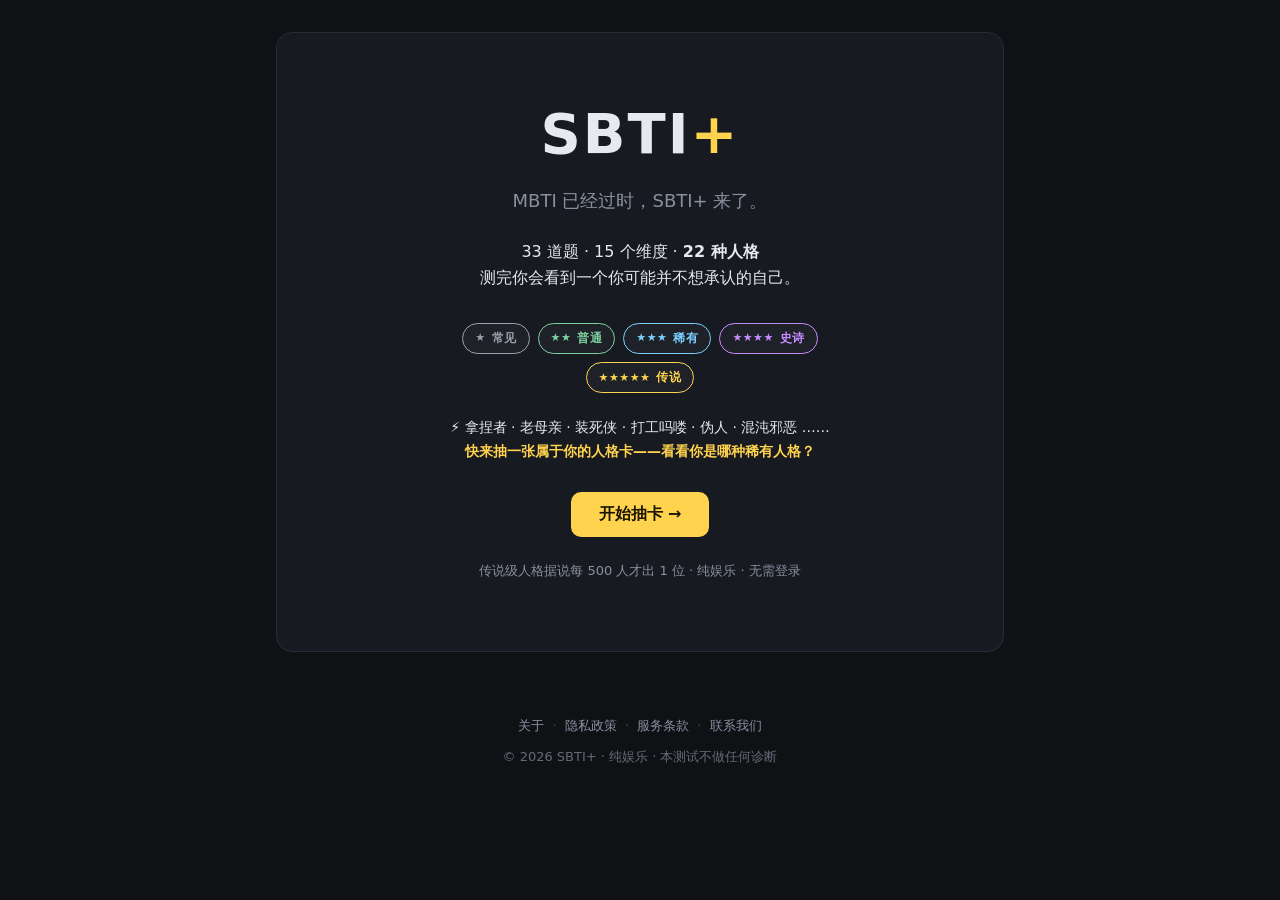
<file: index.html>
<!doctype html>
<html lang="zh-CN">
<head>
  <meta charset="utf-8" />
  <meta name="viewport" content="width=device-width, initial-scale=1" />
  <title>SBTI+ 人格测试</title>
  <meta name="description" content="SBTI+ 人格测试 —— 33 题 · 15 维度 · 22 种人格，五级稀有度，娱乐向。" />
  <link rel="stylesheet" href="./style.css?v=4" />

  <!-- Google AdSense -->
  <script async src="https://pagead2.googlesyndication.com/pagead/js/adsbygoogle.js?client=ca-pub-3157688021282766"
          crossorigin="anonymous"></script>
  <meta name="google-adsense-account" content="ca-pub-3157688021282766" />
</head>
<body>
  <main id="app">

    <!-- 1. 首页 -->
    <section id="screen-intro" class="screen active">
      <div class="card hero">
        <h1 class="title">SBTI<span class="plus">+</span></h1>
        <p class="subtitle">MBTI 已经过时，SBTI+ 来了。</p>
        <p class="desc">33 道题 · 15 个维度 · <strong>22 种人格</strong><br/>测完你会看到一个你可能并不想承认的自己。</p>

        <ul class="rarity-tease">
          <li class="rarity-common"><span class="stars">★</span><span>常见</span></li>
          <li class="rarity-uncommon"><span class="stars">★★</span><span>普通</span></li>
          <li class="rarity-rare"><span class="stars">★★★</span><span>稀有</span></li>
          <li class="rarity-epic"><span class="stars">★★★★</span><span>史诗</span></li>
          <li class="rarity-legend"><span class="stars">★★★★★</span><span>传说</span></li>
        </ul>

        <p class="tease">⚡ 拿捏者 · 老母亲 · 装死侠 · 打工吗喽 · 伪人 · 混沌邪恶 ……<br/>
          <strong>快来抽一张属于你的人格卡——看看你是哪种稀有人格？</strong></p>

        <button class="btn btn-primary" id="startBtn">开始抽卡 →</button>
        <p class="foot">传说级人格据说每 500 人才出 1 位 · 纯娱乐 · 无需登录</p>
      </div>
    </section>

    <!-- 2. 答题 —— 卡片式逐题切换 -->
    <section id="screen-quiz" class="screen">
      <div class="card quiz-card">
        <header class="quiz-head">
          <span id="progressText">1 / 31</span>
          <div class="progress-bar"><div id="progressFill"></div></div>
        </header>

        <div id="questionCard" class="question-card">
          <p class="q-text"><span class="q-idx" id="qIdx">1.</span><span id="qText"></span></p>
          <div class="opts" id="qOpts"></div>
        </div>

        <footer class="quiz-foot">
          <button class="btn btn-secondary" id="prevBtn">← 上一题</button>
          <button class="btn btn-secondary" id="backBtn">返回首页</button>
          <button class="btn btn-primary" id="submitBtn" style="display:none">提交并查看结果</button>
        </footer>
        <p class="hint" id="hint">选完会自动跳到下一题</p>
      </div>
    </section>

    <!-- 3. 结果 -->
    <section id="screen-result" class="screen">
      <div class="card result">
        <p class="kicker">你的主人格</p>
        <div id="resAvatar" class="res-avatar"></div>
        <h2 id="resName" class="res-name"></h2>
        <p id="resCode" class="res-code"></p>
        <div id="resRarity" class="rarity-badge"></div>
        <p id="resMatch" class="res-match"></p>
        <blockquote id="resTagline" class="tagline"></blockquote>
        <p id="resDesc" class="res-desc"></p>

        <h3>社交兼容性</h3>
        <ul id="tagList" class="tag-list"></ul>

        <!-- Ad slot: 描述之后 / 维度之前 · 黄金位置（审核通过后取消注释） -->
        <!--
        <div class="ad-slot">
          <ins class="adsbygoogle"
               style="display:block"
               data-ad-client="ca-pub-3157688021282766"
               data-ad-slot="AUTO"
               data-ad-format="auto"
               data-full-width-responsive="true"></ins>
        </div>
        -->

        <h3>十五维度评分</h3>
        <ul id="dimList" class="dim-list"></ul>

        <h3>其他匹配度 Top 3</h3>
        <ul id="altList" class="alt-list"></ul>

        <!-- Ad slot: 备选人格之后 · 友情提示之前（审核通过后取消注释） -->
        <!--
        <div class="ad-slot">
          <ins class="adsbygoogle"
               style="display:block"
               data-ad-client="ca-pub-3157688021282766"
               data-ad-slot="AUTO"
               data-ad-format="auto"
               data-full-width-responsive="true"></ins>
        </div>
        -->

        <div class="friendly">
          <h4>友情提示</h4>
          <p>本测试纯属娱乐，别拿它当诊断、面试、相亲、分手或人生判决书。你可以笑，但别太当真。</p>
        </div>

        <footer class="result-foot">
          <button class="btn btn-share" id="shareBtn">📤 分享结果</button>
          <button class="btn btn-secondary" id="restartBtn">重新测试</button>
          <button class="btn btn-primary" id="homeBtn">回到首页</button>
        </footer>

        <!-- 分享图预览浮层 -->
        <div id="shareOverlay" class="share-overlay" style="display:none">
          <div class="share-modal">
            <canvas id="shareCanvas"></canvas>
            <div class="share-actions">
              <button class="btn btn-primary" id="shareSaveBtn">保存图片</button>
              <button class="btn btn-secondary" id="shareCloseBtn">关闭</button>
            </div>
            <p class="share-hint">长按图片或点击"保存图片"即可分享到社交平台</p>
          </div>
        </div>
      </div>
    </section>

  </main>

  <footer class="site-footer">
    <nav>
      <a href="./about.html">关于</a>
      <span>·</span>
      <a href="./privacy.html">隐私政策</a>
      <span>·</span>
      <a href="./terms.html">服务条款</a>
      <span>·</span>
      <a href="./contact.html">联系我们</a>
    </nav>
    <p>© 2026 SBTI+ · 纯娱乐 · 本测试不做任何诊断</p>
  </footer>

  <script src="./data.js?v=4"></script>
  <script src="./avatars.js?v=4"></script>
  <script src="./app.js?v=4"></script>

  <!-- Cloudflare Web Analytics —— 把下面的 YOUR_TOKEN_HERE 替换成你在 CF 后台拿到的 token -->
  <script defer src="https://static.cloudflareinsights.com/beacon.min.js"
          data-cf-beacon='{"token": "8ededf2203d848b292072b26a728d24f"}'></script>
  <!-- End Cloudflare Web Analytics -->
</body>
</html>
</file>
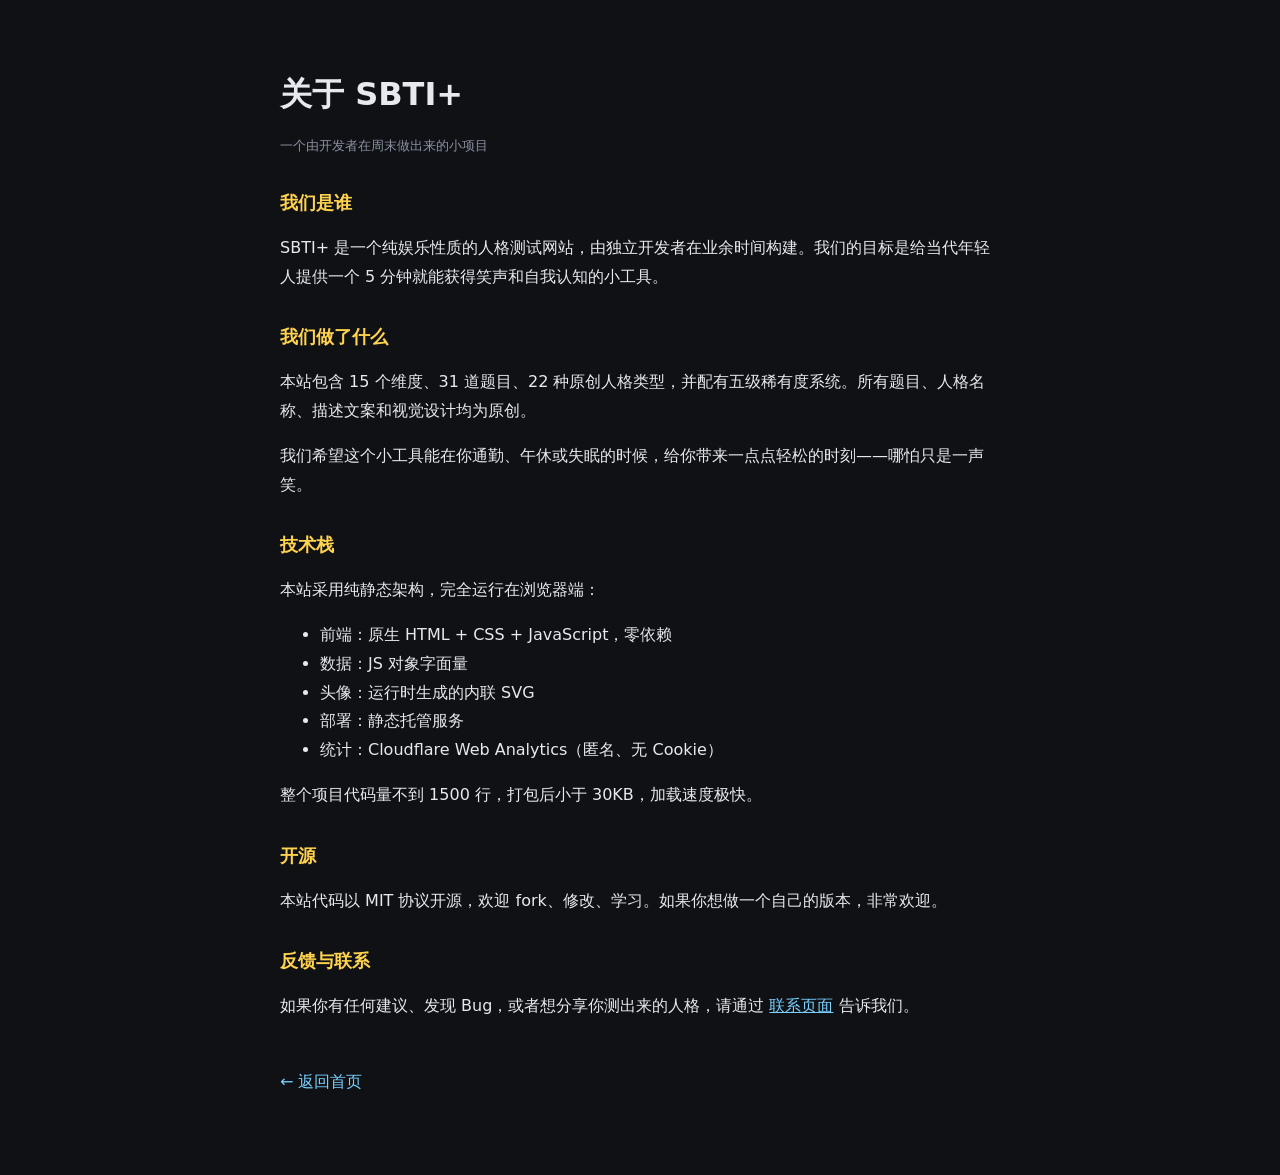
<file: about.html>
<!doctype html>
<html lang="zh-CN">
<head>
  <meta charset="utf-8" />
  <meta name="viewport" content="width=device-width, initial-scale=1" />
  <title>关于我们 · SBTI+</title>
  <link rel="stylesheet" href="./style.css" />
  <style>
    .legal { max-width: 760px; margin: 0 auto; padding: 48px 20px 80px; color: var(--text); }
    .legal h1 { font-size: 32px; margin-bottom: 8px; }
    .legal .updated { color: var(--muted); font-size: 13px; margin-bottom: 32px; }
    .legal h2 { font-size: 18px; margin-top: 32px; color: var(--primary); }
    .legal p, .legal li { line-height: 1.8; }
    .legal a { color: var(--accent); }
    .legal .back { display: inline-block; margin-top: 32px; color: var(--accent); text-decoration: none; }
  </style>
</head>
<body>
  <main class="legal">
    <h1>关于 SBTI+</h1>
    <p class="updated">一个由开发者在周末做出来的小项目</p>

    <h2>我们是谁</h2>
    <p>SBTI+ 是一个纯娱乐性质的人格测试网站，由独立开发者在业余时间构建。我们的目标是给当代年轻人提供一个 5 分钟就能获得笑声和自我认知的小工具。</p>

    <h2>我们做了什么</h2>
    <p>本站包含 15 个维度、31 道题目、22 种原创人格类型，并配有五级稀有度系统。所有题目、人格名称、描述文案和视觉设计均为原创。</p>
    <p>我们希望这个小工具能在你通勤、午休或失眠的时候，给你带来一点点轻松的时刻——哪怕只是一声笑。</p>

    <h2>技术栈</h2>
    <p>本站采用纯静态架构，完全运行在浏览器端：</p>
    <ul>
      <li>前端：原生 HTML + CSS + JavaScript，零依赖</li>
      <li>数据：JS 对象字面量</li>
      <li>头像：运行时生成的内联 SVG</li>
      <li>部署：静态托管服务</li>
      <li>统计：Cloudflare Web Analytics（匿名、无 Cookie）</li>
    </ul>
    <p>整个项目代码量不到 1500 行，打包后小于 30KB，加载速度极快。</p>

    <h2>开源</h2>
    <p>本站代码以 MIT 协议开源，欢迎 fork、修改、学习。如果你想做一个自己的版本，非常欢迎。</p>

    <h2>反馈与联系</h2>
    <p>如果你有任何建议、发现 Bug，或者想分享你测出来的人格，请通过 <a href="./contact.html">联系页面</a> 告诉我们。</p>

    <a href="./index.html" class="back">← 返回首页</a>
  </main>
</body>
</html>
</file>
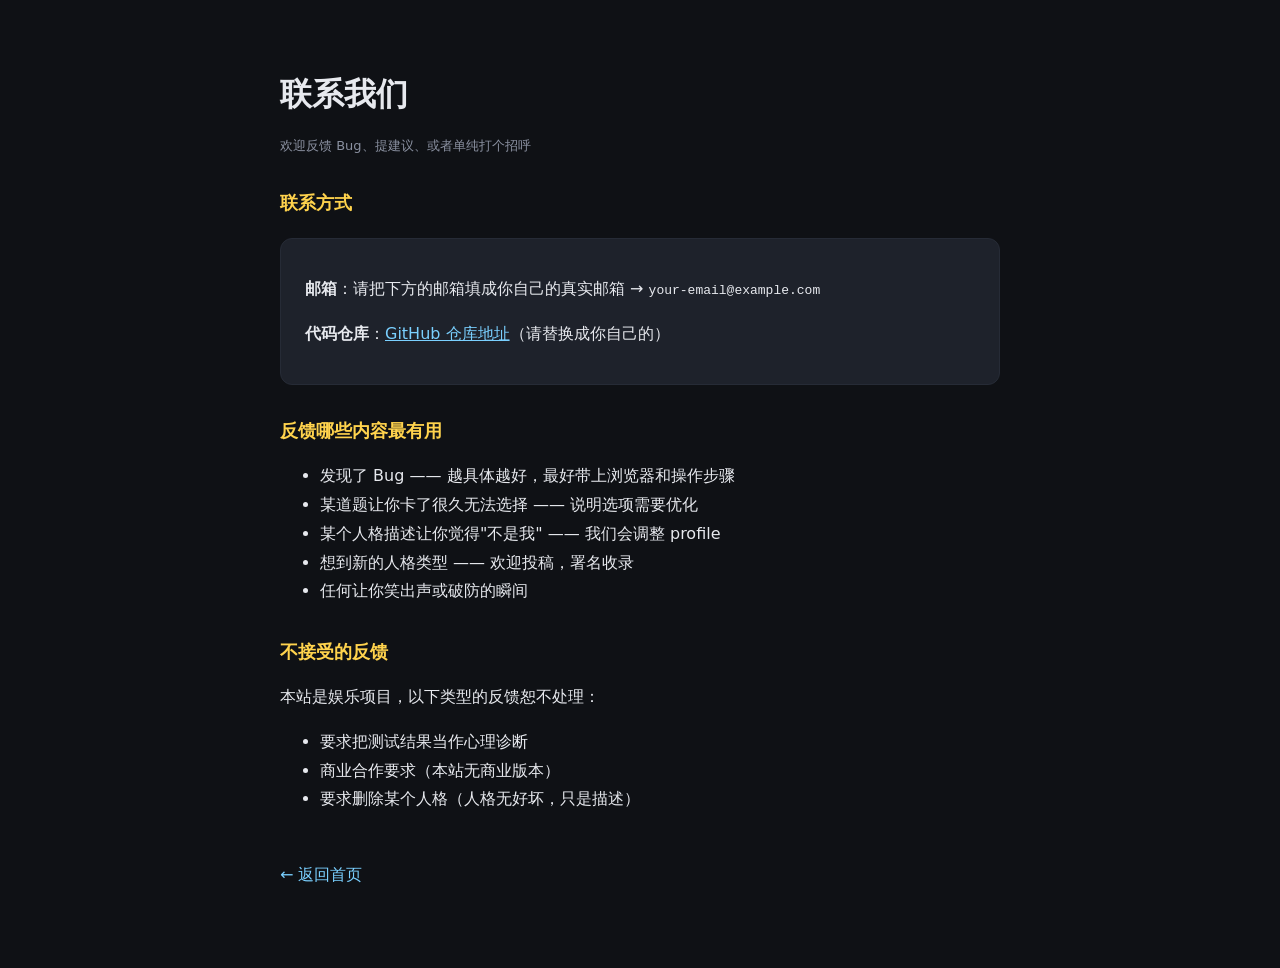
<file: contact.html>
<!doctype html>
<html lang="zh-CN">
<head>
  <meta charset="utf-8" />
  <meta name="viewport" content="width=device-width, initial-scale=1" />
  <title>联系我们 · SBTI+</title>
  <link rel="stylesheet" href="./style.css" />
  <style>
    .legal { max-width: 760px; margin: 0 auto; padding: 48px 20px 80px; color: var(--text); }
    .legal h1 { font-size: 32px; margin-bottom: 8px; }
    .legal .updated { color: var(--muted); font-size: 13px; margin-bottom: 32px; }
    .legal h2 { font-size: 18px; margin-top: 32px; color: var(--primary); }
    .legal p, .legal li { line-height: 1.8; }
    .legal a { color: var(--accent); }
    .legal .back { display: inline-block; margin-top: 32px; color: var(--accent); text-decoration: none; }
    .contact-box { background: var(--card-2); border: 1px solid var(--border); border-radius: 12px; padding: 20px 24px; margin-top: 20px; }
  </style>
</head>
<body>
  <main class="legal">
    <h1>联系我们</h1>
    <p class="updated">欢迎反馈 Bug、提建议、或者单纯打个招呼</p>

    <h2>联系方式</h2>
    <div class="contact-box">
      <p><strong>邮箱</strong>：请把下方的邮箱填成你自己的真实邮箱 → <code>your-email@example.com</code></p>
      <p><strong>代码仓库</strong>：<a href="#" target="_blank" rel="noopener">GitHub 仓库地址</a>（请替换成你自己的）</p>
    </div>

    <h2>反馈哪些内容最有用</h2>
    <ul>
      <li>发现了 Bug —— 越具体越好，最好带上浏览器和操作步骤</li>
      <li>某道题让你卡了很久无法选择 —— 说明选项需要优化</li>
      <li>某个人格描述让你觉得"不是我" —— 我们会调整 profile</li>
      <li>想到新的人格类型 —— 欢迎投稿，署名收录</li>
      <li>任何让你笑出声或破防的瞬间</li>
    </ul>

    <h2>不接受的反馈</h2>
    <p>本站是娱乐项目，以下类型的反馈恕不处理：</p>
    <ul>
      <li>要求把测试结果当作心理诊断</li>
      <li>商业合作要求（本站无商业版本）</li>
      <li>要求删除某个人格（人格无好坏，只是描述）</li>
    </ul>

    <a href="./index.html" class="back">← 返回首页</a>
  </main>
</body>
</html>
</file>
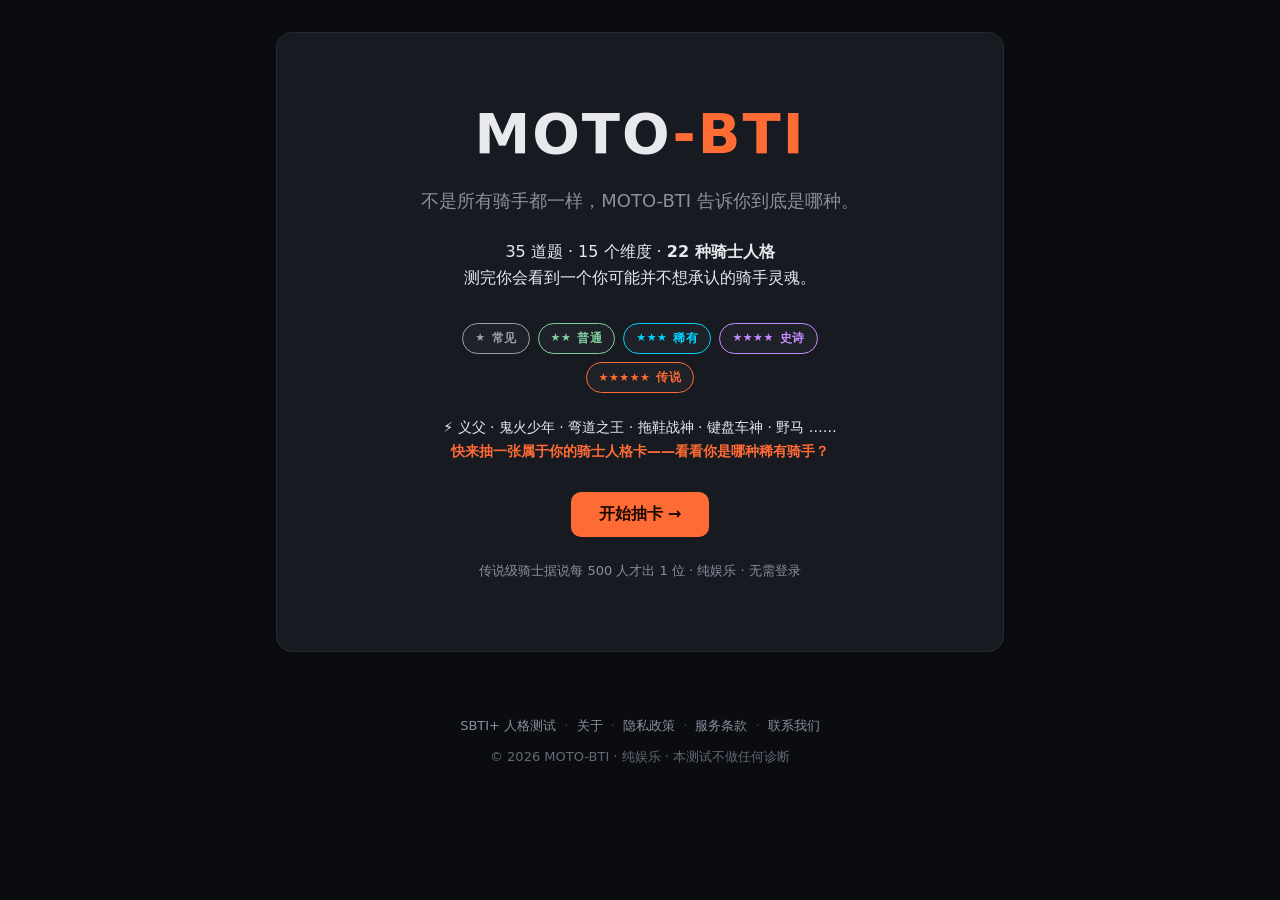
<file: moto.html>
<!doctype html>
<html lang="zh-CN">
<head>
  <meta charset="utf-8" />
  <meta name="viewport" content="width=device-width, initial-scale=1" />
  <title>MOTO-BTI 骑士人格测试</title>
  <meta name="description" content="MOTO-BTI 骑士人格测试 —— 35 题 · 15 维度 · 22 种骑士人格，五级稀有度，娱乐向。" />
  <link rel="stylesheet" href="./moto-style.css?v=1" />

  <!-- Google AdSense -->
  <script async src="https://pagead2.googlesyndication.com/pagead/js/adsbygoogle.js?client=ca-pub-3157688021282766"
          crossorigin="anonymous"></script>
  <meta name="google-adsense-account" content="ca-pub-3157688021282766" />
</head>
<body>
  <main id="app">

    <!-- 1. 首页 -->
    <section id="screen-intro" class="screen active">
      <div class="card hero">
        <h1 class="title">MOTO<span class="plus">-BTI</span></h1>
        <p class="subtitle">不是所有骑手都一样，MOTO-BTI 告诉你到底是哪种。</p>
        <p class="desc">35 道题 · 15 个维度 · <strong>22 种骑士人格</strong><br/>测完你会看到一个你可能并不想承认的骑手灵魂。</p>

        <ul class="rarity-tease">
          <li class="rarity-common"><span class="stars">★</span><span>常见</span></li>
          <li class="rarity-uncommon"><span class="stars">★★</span><span>普通</span></li>
          <li class="rarity-rare"><span class="stars">★★★</span><span>稀有</span></li>
          <li class="rarity-epic"><span class="stars">★★★★</span><span>史诗</span></li>
          <li class="rarity-legend"><span class="stars">★★★★★</span><span>传说</span></li>
        </ul>

        <p class="tease">⚡ 义父 · 鬼火少年 · 弯道之王 · 拖鞋战神 · 键盘车神 · 野马 ……<br/>
          <strong>快来抽一张属于你的骑士人格卡——看看你是哪种稀有骑手？</strong></p>

        <button class="btn btn-primary" id="startBtn">开始抽卡 →</button>
        <p class="foot">传说级骑士据说每 500 人才出 1 位 · 纯娱乐 · 无需登录</p>
      </div>
    </section>

    <!-- 2. 答题 —— 卡片式逐题切换 -->
    <section id="screen-quiz" class="screen">
      <div class="card quiz-card">
        <header class="quiz-head">
          <span id="progressText">1 / 33</span>
          <div class="progress-bar"><div id="progressFill"></div></div>
        </header>

        <div id="questionCard" class="question-card">
          <p class="q-text"><span class="q-idx" id="qIdx">1.</span><span id="qText"></span></p>
          <div class="opts" id="qOpts"></div>
        </div>

        <footer class="quiz-foot">
          <button class="btn btn-secondary" id="prevBtn">← 上一题</button>
          <button class="btn btn-secondary" id="backBtn">返回首页</button>
          <button class="btn btn-primary" id="submitBtn" style="display:none">提交并查看结果</button>
        </footer>
        <p class="hint" id="hint">选完会自动跳到下一题</p>
      </div>
    </section>

    <!-- 3. 结果 -->
    <section id="screen-result" class="screen">
      <div class="card result">
        <p class="kicker">你的骑士人格</p>
        <div id="resAvatar" class="res-avatar"></div>
        <h2 id="resName" class="res-name"></h2>
        <p id="resCode" class="res-code"></p>
        <div id="resRarity" class="rarity-badge"></div>
        <p id="resMatch" class="res-match"></p>
        <blockquote id="resTagline" class="tagline"></blockquote>
        <p id="resDesc" class="res-desc"></p>

        <h3>骑行兼容性</h3>
        <ul id="tagList" class="tag-list"></ul>

        <!-- Ad slot: 描述之后 / 维度之前 · 黄金位置（审核通过后取消注释） -->
        <!--
        <div class="ad-slot">
          <ins class="adsbygoogle"
               style="display:block"
               data-ad-client="ca-pub-3157688021282766"
               data-ad-slot="AUTO"
               data-ad-format="auto"
               data-full-width-responsive="true"></ins>
        </div>
        -->

        <h3>十五维度评分</h3>
        <ul id="dimList" class="dim-list"></ul>

        <h3>其他匹配度 Top 3</h3>
        <ul id="altList" class="alt-list"></ul>

        <!-- Ad slot: 备选人格之后 · 友情提示之前（审核通过后取消注释） -->
        <!--
        <div class="ad-slot">
          <ins class="adsbygoogle"
               style="display:block"
               data-ad-client="ca-pub-3157688021282766"
               data-ad-slot="AUTO"
               data-ad-format="auto"
               data-full-width-responsive="true"></ins>
        </div>
        -->

        <div class="friendly">
          <h4>友情提示</h4>
          <p>本测试纯属娱乐，别拿它当骑行技能评估、驾照考试或交通事故责任判定。你可以笑，但别太当真。</p>
        </div>

        <footer class="result-foot">
          <button class="btn btn-share" id="shareBtn">📤 分享结果</button>
          <button class="btn btn-secondary" id="restartBtn">重新测试</button>
          <button class="btn btn-primary" id="homeBtn">回到首页</button>
        </footer>

        <!-- 分享图预览浮层 -->
        <div id="shareOverlay" class="share-overlay" style="display:none">
          <div class="share-modal">
            <canvas id="shareCanvas"></canvas>
            <div class="share-actions">
              <button class="btn btn-primary" id="shareSaveBtn">保存图片</button>
              <button class="btn btn-secondary" id="shareCloseBtn">关闭</button>
            </div>
            <p class="share-hint">长按图片或点击"保存图片"即可分享到社交平台</p>
          </div>
        </div>
      </div>
    </section>

  </main>

  <footer class="site-footer">
    <nav>
      <a href="./index.html">SBTI+ 人格测试</a>
      <span>·</span>
      <a href="./about.html">关于</a>
      <span>·</span>
      <a href="./privacy.html">隐私政策</a>
      <span>·</span>
      <a href="./terms.html">服务条款</a>
      <span>·</span>
      <a href="./contact.html">联系我们</a>
    </nav>
    <p>© 2026 MOTO-BTI · 纯娱乐 · 本测试不做任何诊断</p>
  </footer>

  <script src="./moto-data.js?v=2"></script>
  <script src="./moto-avatars.js?v=2"></script>
  <script src="./moto-app.js?v=2"></script>

  <!-- Cloudflare Web Analytics -->
  <script defer src="https://static.cloudflareinsights.com/beacon.min.js"
          data-cf-beacon='{"token": "8ededf2203d848b292072b26a728d24f"}'></script>
  <!-- End Cloudflare Web Analytics -->
</body>
</html>
</file>
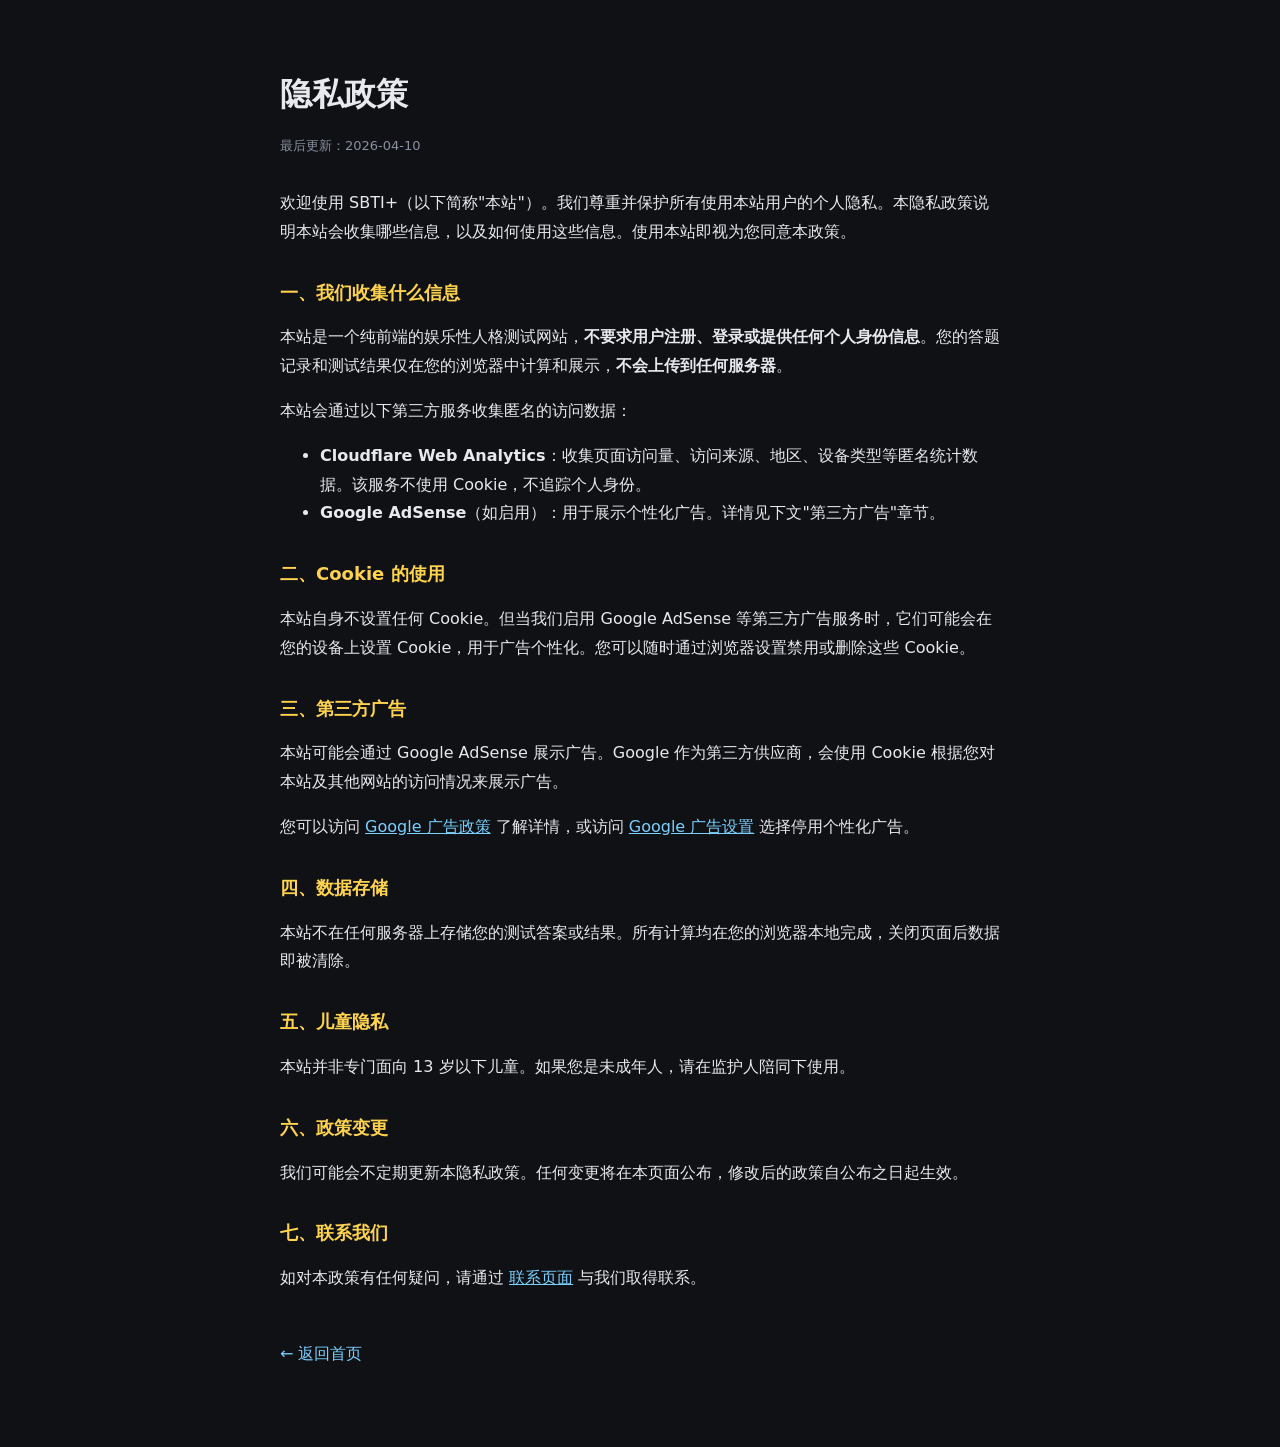
<file: privacy.html>
<!doctype html>
<html lang="zh-CN">
<head>
  <meta charset="utf-8" />
  <meta name="viewport" content="width=device-width, initial-scale=1" />
  <title>隐私政策 · SBTI+</title>
  <link rel="stylesheet" href="./style.css" />
  <style>
    .legal { max-width: 760px; margin: 0 auto; padding: 48px 20px 80px; color: var(--text); }
    .legal h1 { font-size: 32px; margin-bottom: 8px; }
    .legal .updated { color: var(--muted); font-size: 13px; margin-bottom: 32px; }
    .legal h2 { font-size: 18px; margin-top: 32px; color: var(--primary); }
    .legal p, .legal li { line-height: 1.8; color: var(--text); }
    .legal a { color: var(--accent); }
    .legal .back { display: inline-block; margin-top: 32px; color: var(--accent); text-decoration: none; }
  </style>
</head>
<body>
  <main class="legal">
    <h1>隐私政策</h1>
    <p class="updated">最后更新：2026-04-10</p>

    <p>欢迎使用 SBTI+（以下简称"本站"）。我们尊重并保护所有使用本站用户的个人隐私。本隐私政策说明本站会收集哪些信息，以及如何使用这些信息。使用本站即视为您同意本政策。</p>

    <h2>一、我们收集什么信息</h2>
    <p>本站是一个纯前端的娱乐性人格测试网站，<strong>不要求用户注册、登录或提供任何个人身份信息</strong>。您的答题记录和测试结果仅在您的浏览器中计算和展示，<strong>不会上传到任何服务器</strong>。</p>
    <p>本站会通过以下第三方服务收集匿名的访问数据：</p>
    <ul>
      <li><strong>Cloudflare Web Analytics</strong>：收集页面访问量、访问来源、地区、设备类型等匿名统计数据。该服务不使用 Cookie，不追踪个人身份。</li>
      <li><strong>Google AdSense</strong>（如启用）：用于展示个性化广告。详情见下文"第三方广告"章节。</li>
    </ul>

    <h2>二、Cookie 的使用</h2>
    <p>本站自身不设置任何 Cookie。但当我们启用 Google AdSense 等第三方广告服务时，它们可能会在您的设备上设置 Cookie，用于广告个性化。您可以随时通过浏览器设置禁用或删除这些 Cookie。</p>

    <h2>三、第三方广告</h2>
    <p>本站可能会通过 Google AdSense 展示广告。Google 作为第三方供应商，会使用 Cookie 根据您对本站及其他网站的访问情况来展示广告。</p>
    <p>您可以访问 <a href="https://policies.google.com/technologies/ads" target="_blank" rel="noopener">Google 广告政策</a> 了解详情，或访问 <a href="https://www.google.com/settings/ads" target="_blank" rel="noopener">Google 广告设置</a> 选择停用个性化广告。</p>

    <h2>四、数据存储</h2>
    <p>本站不在任何服务器上存储您的测试答案或结果。所有计算均在您的浏览器本地完成，关闭页面后数据即被清除。</p>

    <h2>五、儿童隐私</h2>
    <p>本站并非专门面向 13 岁以下儿童。如果您是未成年人，请在监护人陪同下使用。</p>

    <h2>六、政策变更</h2>
    <p>我们可能会不定期更新本隐私政策。任何变更将在本页面公布，修改后的政策自公布之日起生效。</p>

    <h2>七、联系我们</h2>
    <p>如对本政策有任何疑问，请通过 <a href="./contact.html">联系页面</a> 与我们取得联系。</p>

    <a href="./index.html" class="back">← 返回首页</a>
  </main>
</body>
</html>
</file>
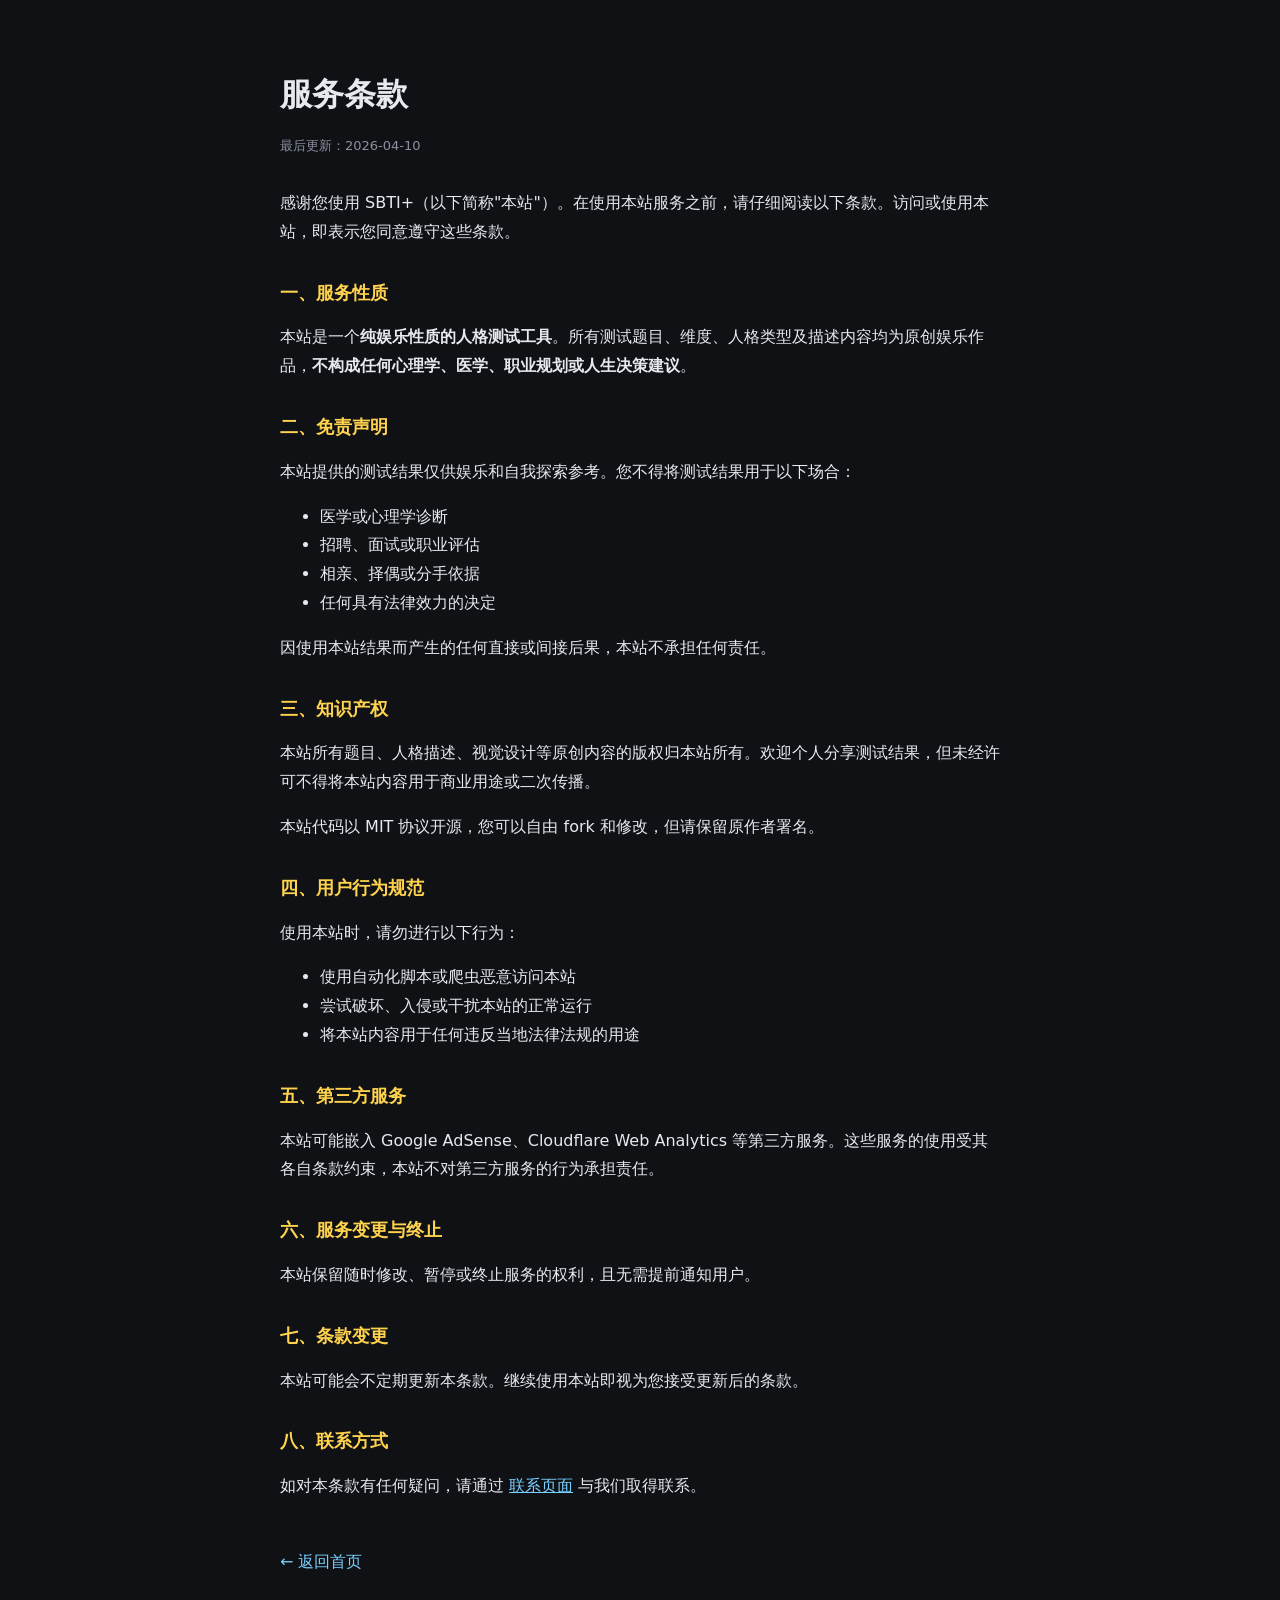
<file: terms.html>
<!doctype html>
<html lang="zh-CN">
<head>
  <meta charset="utf-8" />
  <meta name="viewport" content="width=device-width, initial-scale=1" />
  <title>服务条款 · SBTI+</title>
  <link rel="stylesheet" href="./style.css" />
  <style>
    .legal { max-width: 760px; margin: 0 auto; padding: 48px 20px 80px; color: var(--text); }
    .legal h1 { font-size: 32px; margin-bottom: 8px; }
    .legal .updated { color: var(--muted); font-size: 13px; margin-bottom: 32px; }
    .legal h2 { font-size: 18px; margin-top: 32px; color: var(--primary); }
    .legal p, .legal li { line-height: 1.8; }
    .legal a { color: var(--accent); }
    .legal .back { display: inline-block; margin-top: 32px; color: var(--accent); text-decoration: none; }
  </style>
</head>
<body>
  <main class="legal">
    <h1>服务条款</h1>
    <p class="updated">最后更新：2026-04-10</p>

    <p>感谢您使用 SBTI+（以下简称"本站"）。在使用本站服务之前，请仔细阅读以下条款。访问或使用本站，即表示您同意遵守这些条款。</p>

    <h2>一、服务性质</h2>
    <p>本站是一个<strong>纯娱乐性质的人格测试工具</strong>。所有测试题目、维度、人格类型及描述内容均为原创娱乐作品，<strong>不构成任何心理学、医学、职业规划或人生决策建议</strong>。</p>

    <h2>二、免责声明</h2>
    <p>本站提供的测试结果仅供娱乐和自我探索参考。您不得将测试结果用于以下场合：</p>
    <ul>
      <li>医学或心理学诊断</li>
      <li>招聘、面试或职业评估</li>
      <li>相亲、择偶或分手依据</li>
      <li>任何具有法律效力的决定</li>
    </ul>
    <p>因使用本站结果而产生的任何直接或间接后果，本站不承担任何责任。</p>

    <h2>三、知识产权</h2>
    <p>本站所有题目、人格描述、视觉设计等原创内容的版权归本站所有。欢迎个人分享测试结果，但未经许可不得将本站内容用于商业用途或二次传播。</p>
    <p>本站代码以 MIT 协议开源，您可以自由 fork 和修改，但请保留原作者署名。</p>

    <h2>四、用户行为规范</h2>
    <p>使用本站时，请勿进行以下行为：</p>
    <ul>
      <li>使用自动化脚本或爬虫恶意访问本站</li>
      <li>尝试破坏、入侵或干扰本站的正常运行</li>
      <li>将本站内容用于任何违反当地法律法规的用途</li>
    </ul>

    <h2>五、第三方服务</h2>
    <p>本站可能嵌入 Google AdSense、Cloudflare Web Analytics 等第三方服务。这些服务的使用受其各自条款约束，本站不对第三方服务的行为承担责任。</p>

    <h2>六、服务变更与终止</h2>
    <p>本站保留随时修改、暂停或终止服务的权利，且无需提前通知用户。</p>

    <h2>七、条款变更</h2>
    <p>本站可能会不定期更新本条款。继续使用本站即视为您接受更新后的条款。</p>

    <h2>八、联系方式</h2>
    <p>如对本条款有任何疑问，请通过 <a href="./contact.html">联系页面</a> 与我们取得联系。</p>

    <a href="./index.html" class="back">← 返回首页</a>
  </main>
</body>
</html>
</file>
<file: style.css>
:root {
  --bg: #0f1115;
  --card: #171a21;
  --card-2: #1e222b;
  --text: #e7e9ee;
  --muted: #8a90a0;
  --primary: #ffd34d;
  --primary-ink: #1a1500;
  --accent: #7ad0ff;
  --border: #262b36;
}

* { box-sizing: border-box; }
html, body { margin: 0; padding: 0; background: var(--bg); color: var(--text);
  font-family: -apple-system, BlinkMacSystemFont, "PingFang SC", "Hiragino Sans GB",
               "Microsoft YaHei", system-ui, sans-serif;
  line-height: 1.6;
  -webkit-font-smoothing: antialiased;
}

#app { max-width: 760px; margin: 0 auto; padding: 32px 16px 40px; }

.site-footer {
  max-width: 760px;
  margin: 0 auto;
  padding: 24px 16px 48px;
  text-align: center;
  color: var(--muted);
  font-size: 13px;
}
.site-footer nav { margin-bottom: 10px; }
.site-footer nav a { color: var(--muted); text-decoration: none; margin: 0 4px; }
.site-footer nav a:hover { color: var(--accent); }
.site-footer nav span { opacity: 0.4; }
.site-footer p { margin: 0; opacity: 0.7; }

.screen { display: none; }
.screen.active { display: block; animation: fade .3s ease; }
@keyframes fade { from { opacity: 0; transform: translateY(6px);} to { opacity: 1; transform: none; } }

.card {
  background: var(--card);
  border: 1px solid var(--border);
  border-radius: 16px;
  padding: 32px;
}

/* Hero */
.hero { text-align: center; padding: 56px 32px; }
.title { font-size: 56px; margin: 0; letter-spacing: 2px; }
.title .plus { color: var(--primary); }
.subtitle { color: var(--muted); margin: 8px 0 24px; font-size: 18px; }
.desc { color: var(--text); margin-bottom: 32px; }
.foot { color: var(--muted); font-size: 13px; margin-top: 24px; }

.rarity-tease {
  list-style: none;
  padding: 0;
  margin: 22px auto;
  display: flex;
  flex-wrap: wrap;
  justify-content: center;
  gap: 8px;
  max-width: 460px;
}
.rarity-tease li {
  display: inline-flex;
  align-items: center;
  gap: 6px;
  padding: 5px 12px;
  border-radius: 999px;
  font-size: 12px;
  font-weight: 700;
  letter-spacing: 0.5px;
  border: 1px solid currentColor;
  background: rgba(255,255,255,0.03);
}
.rarity-tease .stars { font-size: 11px; }
.tease {
  color: var(--text);
  font-size: 14px;
  line-height: 1.75;
  margin: 20px auto 28px;
  max-width: 480px;
}
.tease strong { color: var(--primary); }

/* Buttons */
.btn {
  display: inline-block;
  border: 0;
  border-radius: 10px;
  padding: 12px 28px;
  font-size: 16px;
  font-weight: 600;
  cursor: pointer;
  transition: transform .1s ease, opacity .2s ease;
  font-family: inherit;
}
.btn:active { transform: translateY(1px); }
.btn-primary { background: var(--primary); color: var(--primary-ink); }
.btn-primary:disabled { opacity: .5; cursor: not-allowed; }
.btn-secondary { background: var(--card-2); color: var(--text); border: 1px solid var(--border); }

/* Quiz */
.quiz-head { display: flex; align-items: center; gap: 16px; margin-bottom: 20px; }
.quiz-head span { color: var(--muted); font-variant-numeric: tabular-nums; min-width: 60px; }
.progress-bar { flex: 1; height: 8px; background: var(--card-2); border-radius: 4px; overflow: hidden; }
#progressFill { height: 100%; width: 0; background: var(--primary); transition: width .3s; }

/* Quiz card (single-question mode) */
.quiz-card { min-height: 460px; display: flex; flex-direction: column; }
.question-card {
  flex: 1;
  padding: 8px 4px 16px;
}
.q-text {
  font-size: 20px;
  font-weight: 600;
  margin: 24px 0 28px;
  line-height: 1.55;
  min-height: 64px;
}
.q-idx {
  color: var(--primary);
  margin-right: 10px;
  font-weight: 700;
}

.opts { display: flex; flex-direction: column; gap: 12px; }
.opt {
  display: flex;
  align-items: center;
  gap: 14px;
  width: 100%;
  text-align: left;
  padding: 16px 18px;
  background: var(--card-2);
  border: 1px solid var(--border);
  border-radius: 12px;
  cursor: pointer;
  transition: all .18s ease;
  color: var(--text);
  font-family: inherit;
  font-size: 15px;
  line-height: 1.5;
}
.opt:hover {
  border-color: var(--accent);
  transform: translateX(4px);
  background: rgba(122, 208, 255, 0.05);
}
.opt:active { transform: translateX(4px) scale(0.99); }
.opt-letter {
  flex-shrink: 0;
  width: 28px;
  height: 28px;
  border-radius: 50%;
  background: var(--bg);
  border: 1px solid var(--border);
  display: inline-flex;
  align-items: center;
  justify-content: center;
  font-weight: 700;
  font-size: 13px;
  color: var(--muted);
  transition: all .18s ease;
}
.opt:hover .opt-letter {
  color: var(--accent);
  border-color: var(--accent);
}
.opt-label { flex: 1; }
.opt.checked {
  border-color: var(--primary);
  background: rgba(255,211,77,.1);
  transform: translateX(4px);
}
.opt.checked .opt-letter {
  background: var(--primary);
  color: var(--primary-ink);
  border-color: var(--primary);
}

/* 卡片切换动画 */
@keyframes slideInRight {
  from { opacity: 0; transform: translateX(40px); }
  to   { opacity: 1; transform: translateX(0); }
}
@keyframes slideInLeft {
  from { opacity: 0; transform: translateX(-40px); }
  to   { opacity: 1; transform: translateX(0); }
}
.question-card.slide-in-right { animation: slideInRight .28s ease-out; }
.question-card.slide-in-left  { animation: slideInLeft  .28s ease-out; }

.quiz-foot { display: flex; gap: 10px; margin-top: 20px; flex-wrap: wrap; align-items: center; }
.quiz-foot .btn { padding: 10px 18px; font-size: 14px; }
.quiz-foot .btn:disabled { opacity: 0.35; cursor: not-allowed; }
.hint { color: var(--muted); font-size: 13px; margin-top: 14px; text-align: center; }

/* Result */
.result .kicker { color: var(--muted); margin: 0; text-transform: uppercase; letter-spacing: 2px; font-size: 13px; text-align: center; }
.res-avatar { display: flex; justify-content: center; margin: 16px 0 4px; }
.result .res-name,
.result .res-code,
.result .res-match,
.result .rarity-badge { text-align: center; }
.result > .card > .res-name { text-align: center; }
.result .rarity-badge { display: inline-flex; }
#screen-result .card { text-align: center; }
#screen-result .card .tagline,
#screen-result .card .res-desc,
#screen-result .card .tag-list,
#screen-result .card .dim-list,
#screen-result .card .alt-list,
#screen-result .card .friendly { text-align: left; }
#screen-result .card h3 { text-align: left; }

.alt-list li { align-items: center; gap: 12px; }
.alt-avatar { flex-shrink: 0; display: inline-flex; }

/* Tarot Cards */
.tarot-card {
  position: relative;
  border-radius: 12px;
  background: var(--card-2);
  padding: 4px;
  box-shadow: 0 8px 24px rgba(0, 0, 0, 0.4), 0 0 12px var(--rarity), inset 0 0 0 1px rgba(255,255,255,0.05);
  display: flex;
  align-items: center;
  justify-content: center;
}
.tarot-card::before {
  content: '';
  position: absolute;
  inset: 0;
  box-shadow: inset 0 0 30px var(--rarity);
  opacity: 0.15;
  pointer-events: none;
  border-radius: 12px;
}
.tarot-card-inner {
  width: 100%;
  height: 100%;
  border-radius: 8px;
  overflow: hidden;
  position: relative;
  display: flex;
  align-items: center;
  justify-content: center;
  background: #0f1115;
}
.tarot-card-inner img {
  width: 100%;
  height: 100%;
  object-fit: cover;
  display: block;
}
.tarot-fallback {
  width: 100%;
  height: 100%;
  display: flex;
  align-items: center;
  justify-content: center;
  flex-direction: column;
}
.alt-list .alt-name { flex: 1; }
.res-name { font-size: 42px; margin: 8px 0 4px; }
.res-code { color: var(--accent); margin: 0 0 8px; font-weight: 600; letter-spacing: 1px; font-size: 14px; }
.res-match { color: var(--primary); margin: 0 0 16px; font-weight: 600; }
.tagline { border-left: 3px solid var(--primary); padding: 4px 14px; margin: 16px 0; color: var(--text); font-style: italic; }
.res-desc { margin: 16px 0 32px; }
.res-desc p { margin: 0 0 14px; line-height: 1.8; }
.res-desc p:last-child { margin-bottom: 0; }
.desc-tag {
  display: inline-block;
  padding: 2px 10px;
  border-radius: 999px;
  font-size: 12px;
  font-weight: 700;
  border: 1px solid currentColor;
  margin-right: 6px;
  letter-spacing: 0.5px;
  vertical-align: 1px;
}
.desc-tone {
  color: var(--muted);
  font-size: 13px;
  font-style: italic;
  text-align: right;
  margin-top: 18px !important;
}

/* Social Compatibility Tags */
.tag-list {
  list-style: none;
  padding: 0;
  margin: 0 0 16px;
  display: grid;
  grid-template-columns: 1fr 1fr;
  gap: 10px;
}
.tag-item {
  background: var(--card-2);
  border: 1px solid var(--border);
  border-radius: 12px;
  padding: 14px 16px;
  border-left: 3px solid var(--border);
}
.tag-item-head {
  display: flex;
  align-items: center;
  justify-content: space-between;
  margin-bottom: 6px;
}
.tag-cat {
  font-size: 13px;
  font-weight: 600;
  color: var(--text);
}
.tag-cat-icon { margin-right: 5px; }
.tag-tier {
  display: inline-flex;
  align-items: center;
  padding: 2px 10px;
  border-radius: 999px;
  font-size: 11px;
  font-weight: 700;
  letter-spacing: 0.5px;
  border: 1px solid currentColor;
}
.tag-desc {
  font-size: 13px;
  color: var(--muted);
  margin: 0;
  line-height: 1.5;
}
@media (max-width: 560px) {
  .tag-list { grid-template-columns: 1fr; }
}

.result h3 { font-size: 16px; color: var(--muted); border-top: 1px solid var(--border); padding-top: 20px; margin-top: 24px; }

.dim-list { list-style: none; padding: 0; margin: 0 0 16px; display: grid; gap: 12px; }
.dim-card {
  background: var(--card-2);
  border: 1px solid var(--border);
  border-radius: 12px;
  padding: 16px 18px;
}
.dim-card header {
  display: flex; align-items: center; justify-content: space-between;
  margin-bottom: 8px;
}
.dim-title { display: flex; align-items: baseline; gap: 8px; }
.dim-code {
  font-size: 12px; font-weight: 700; color: var(--muted);
  background: var(--bg); padding: 2px 8px; border-radius: 6px;
  letter-spacing: 0.5px;
}
.dim-name { font-size: 16px; font-weight: 600; color: var(--text); }
.dim-score { display: flex; align-items: center; gap: 4px; font-weight: 700; font-size: 14px; }
.dim-score .sep { color: var(--muted); font-weight: 400; margin: 0 2px; }
.dim-score.lv-H { color: #ffd34d; }
.dim-score.lv-M { color: #7ad0ff; }
.dim-score.lv-L { color: #b0a5ff; }
.dim-tag { font-size: 13px; color: var(--muted); margin: 0 0 4px; font-weight: 600; }
.dim-desc { font-size: 14px; color: var(--text); margin: 0; line-height: 1.55; }

.friendly {
  margin-top: 28px;
  padding: 18px 20px;
  background: var(--card-2);
  border: 1px dashed var(--border);
  border-radius: 12px;
}
.friendly h4 { margin: 0 0 6px; font-size: 14px; color: var(--primary); }
.friendly p { margin: 0; color: var(--muted); font-size: 13px; line-height: 1.6; }
.alt-sub { color: var(--muted); font-weight: 400; margin-left: 8px; font-size: 12px; letter-spacing: 1px; }
.alt-rarity { margin-left: 8px; font-size: 12px; letter-spacing: 1px; }

/* Rarity badge */
.rarity-badge {
  display: inline-flex;
  align-items: center;
  gap: 8px;
  padding: 6px 12px;
  border-radius: 999px;
  font-size: 12px;
  font-weight: 700;
  letter-spacing: 1px;
  margin: 4px 0 12px;
  border: 1px solid currentColor;
  background: rgba(255, 255, 255, 0.03);
}
.rarity-badge .stars { font-size: 14px; }
.rarity-badge .rarity-label { font-weight: 600; }

.rarity-common   { color: #9aa0ac; }
.rarity-uncommon { color: #7ed0a0; }
.rarity-rare     { color: #7ad0ff; }
.rarity-epic     { color: #c58cff; }
.rarity-legend   {
  color: #ffd34d;
  background: linear-gradient(90deg, rgba(255,211,77,0.12), rgba(255,130,77,0.12));
  animation: legend-glow 2.4s ease-in-out infinite;
}
@keyframes legend-glow {
  0%, 100% { box-shadow: 0 0 0 0 rgba(255,211,77,0.4); }
  50%      { box-shadow: 0 0 14px 2px rgba(255,211,77,0.35); }
}

.alt-list { list-style: none; padding: 0; margin: 0; }
.alt-list li {
  display: flex; justify-content: space-between;
  padding: 8px 0; border-bottom: 1px dashed var(--border);
}
.alt-list li:last-child { border: 0; }
.alt-list .alt-name { font-weight: 600; }
.alt-list .alt-pct { color: var(--muted); font-variant-numeric: tabular-nums; }

.ad-slot {
  margin: 28px 0;
  padding: 16px 0 8px;
  min-height: 100px;
  display: block;
  position: relative;
  border-top: 1px dashed var(--border);
  border-bottom: 1px dashed var(--border);
}
.ad-slot::before {
  content: '广告 · Sponsored';
  position: absolute;
  top: -8px;
  left: 12px;
  padding: 0 8px;
  background: var(--card);
  font-size: 10px;
  color: var(--muted);
  letter-spacing: 1px;
  opacity: 0.6;
}
.ad-slot ins { background: transparent; }

.result-foot { display: flex; gap: 12px; margin-top: 24px; flex-wrap: wrap; }

/* Share button */
.btn-share {
  background: linear-gradient(135deg, #7ad0ff, #c58cff);
  color: #fff;
  border: none;
}

/* Share overlay */
.share-overlay {
  position: fixed;
  inset: 0;
  z-index: 1000;
  background: rgba(0,0,0,0.85);
  display: flex;
  align-items: center;
  justify-content: center;
  padding: 16px;
  animation: fade .2s ease;
}
.share-modal {
  max-width: 400px;
  width: 100%;
  text-align: center;
}
.share-modal canvas {
  width: 100%;
  border-radius: 12px;
  box-shadow: 0 8px 32px rgba(0,0,0,0.5);
}
.share-actions {
  display: flex;
  gap: 12px;
  justify-content: center;
  margin-top: 16px;
}
.share-hint {
  color: var(--muted);
  font-size: 12px;
  margin-top: 12px;
}

@media (max-width: 560px) {
  .card { padding: 24px 18px; }
  .title { font-size: 44px; }
  .res-name { font-size: 32px; }
  .hero { padding: 40px 20px; }
}
</file>
<file: moto-style.css>
:root {
  --bg: #0a0c0f;
  --card: #171a21;
  --card-2: #1e222b;
  --text: #e7e9ee;
  --muted: #8a90a0;
  --primary: #ff6b35;
  --primary-ink: #1a0800;
  --accent: #00d4ff;
  --border: #262b36;
}

* { box-sizing: border-box; }
html, body { margin: 0; padding: 0; background: var(--bg); color: var(--text);
  font-family: -apple-system, BlinkMacSystemFont, "PingFang SC", "Hiragino Sans GB",
               "Microsoft YaHei", system-ui, sans-serif;
  line-height: 1.6;
  -webkit-font-smoothing: antialiased;
}

#app { max-width: 760px; margin: 0 auto; padding: 32px 16px 40px; }

.site-footer {
  max-width: 760px;
  margin: 0 auto;
  padding: 24px 16px 48px;
  text-align: center;
  color: var(--muted);
  font-size: 13px;
}
.site-footer nav { margin-bottom: 10px; }
.site-footer nav a { color: var(--muted); text-decoration: none; margin: 0 4px; }
.site-footer nav a:hover { color: var(--accent); }
.site-footer nav span { opacity: 0.4; }
.site-footer p { margin: 0; opacity: 0.7; }

.screen { display: none; }
.screen.active { display: block; animation: fade .3s ease; }
@keyframes fade { from { opacity: 0; transform: translateY(6px);} to { opacity: 1; transform: none; } }

.card {
  background: var(--card);
  border: 1px solid var(--border);
  border-radius: 16px;
  padding: 32px;
}

/* Hero */
.hero { text-align: center; padding: 56px 32px; }
.title { font-size: 56px; margin: 0; letter-spacing: 2px; }
.title .plus { color: var(--primary); }
.subtitle { color: var(--muted); margin: 8px 0 24px; font-size: 18px; }
.desc { color: var(--text); margin-bottom: 32px; }
.foot { color: var(--muted); font-size: 13px; margin-top: 24px; }

.rarity-tease {
  list-style: none;
  padding: 0;
  margin: 22px auto;
  display: flex;
  flex-wrap: wrap;
  justify-content: center;
  gap: 8px;
  max-width: 460px;
}
.rarity-tease li {
  display: inline-flex;
  align-items: center;
  gap: 6px;
  padding: 5px 12px;
  border-radius: 999px;
  font-size: 12px;
  font-weight: 700;
  letter-spacing: 0.5px;
  border: 1px solid currentColor;
  background: rgba(255,255,255,0.03);
}
.rarity-tease .stars { font-size: 11px; }
.tease {
  color: var(--text);
  font-size: 14px;
  line-height: 1.75;
  margin: 20px auto 28px;
  max-width: 480px;
}
.tease strong { color: var(--primary); }

/* Buttons */
.btn {
  display: inline-block;
  border: 0;
  border-radius: 10px;
  padding: 12px 28px;
  font-size: 16px;
  font-weight: 600;
  cursor: pointer;
  transition: transform .1s ease, opacity .2s ease;
  font-family: inherit;
}
.btn:active { transform: translateY(1px); }
.btn-primary { background: var(--primary); color: var(--primary-ink); }
.btn-primary:disabled { opacity: .5; cursor: not-allowed; }
.btn-secondary { background: var(--card-2); color: var(--text); border: 1px solid var(--border); }

/* Quiz */
.quiz-head { display: flex; align-items: center; gap: 16px; margin-bottom: 20px; }
.quiz-head span { color: var(--muted); font-variant-numeric: tabular-nums; min-width: 60px; }
.progress-bar { flex: 1; height: 8px; background: var(--card-2); border-radius: 4px; overflow: hidden; }
#progressFill { height: 100%; width: 0; background: var(--primary); transition: width .3s; }

/* Quiz card (single-question mode) */
.quiz-card { min-height: 460px; display: flex; flex-direction: column; }
.question-card {
  flex: 1;
  padding: 8px 4px 16px;
}
.q-text {
  font-size: 20px;
  font-weight: 600;
  margin: 24px 0 28px;
  line-height: 1.55;
  min-height: 64px;
}
.q-idx {
  color: var(--primary);
  margin-right: 10px;
  font-weight: 700;
}

.opts { display: flex; flex-direction: column; gap: 12px; }
.opt {
  display: flex;
  align-items: center;
  gap: 14px;
  width: 100%;
  text-align: left;
  padding: 16px 18px;
  background: var(--card-2);
  border: 1px solid var(--border);
  border-radius: 12px;
  cursor: pointer;
  transition: all .18s ease;
  color: var(--text);
  font-family: inherit;
  font-size: 15px;
  line-height: 1.5;
}
.opt:hover {
  border-color: var(--accent);
  transform: translateX(4px);
  background: rgba(0, 212, 255, 0.05);
}
.opt:active { transform: translateX(4px) scale(0.99); }
.opt-letter {
  flex-shrink: 0;
  width: 28px;
  height: 28px;
  border-radius: 50%;
  background: var(--bg);
  border: 1px solid var(--border);
  display: inline-flex;
  align-items: center;
  justify-content: center;
  font-weight: 700;
  font-size: 13px;
  color: var(--muted);
  transition: all .18s ease;
}
.opt:hover .opt-letter {
  color: var(--accent);
  border-color: var(--accent);
}
.opt-label { flex: 1; }
.opt.checked {
  border-color: var(--primary);
  background: rgba(255,107,53,.1);
  transform: translateX(4px);
}
.opt.checked .opt-letter {
  background: var(--primary);
  color: var(--primary-ink);
  border-color: var(--primary);
}

/* 卡片切换动画 */
@keyframes slideInRight {
  from { opacity: 0; transform: translateX(40px); }
  to   { opacity: 1; transform: translateX(0); }
}
@keyframes slideInLeft {
  from { opacity: 0; transform: translateX(-40px); }
  to   { opacity: 1; transform: translateX(0); }
}
.question-card.slide-in-right { animation: slideInRight .28s ease-out; }
.question-card.slide-in-left  { animation: slideInLeft  .28s ease-out; }

.quiz-foot { display: flex; gap: 10px; margin-top: 20px; flex-wrap: wrap; align-items: center; }
.quiz-foot .btn { padding: 10px 18px; font-size: 14px; }
.quiz-foot .btn:disabled { opacity: 0.35; cursor: not-allowed; }
.hint { color: var(--muted); font-size: 13px; margin-top: 14px; text-align: center; }

/* Result */
.result .kicker { color: var(--muted); margin: 0; text-transform: uppercase; letter-spacing: 2px; font-size: 13px; text-align: center; }
.res-avatar { display: flex; justify-content: center; margin: 16px 0 4px; }
.result .res-name,
.result .res-code,
.result .res-match,
.result .rarity-badge { text-align: center; }
.result > .card > .res-name { text-align: center; }
.result .rarity-badge { display: inline-flex; }
#screen-result .card { text-align: center; }
#screen-result .card .tagline,
#screen-result .card .res-desc,
#screen-result .card .tag-list,
#screen-result .card .dim-list,
#screen-result .card .alt-list,
#screen-result .card .friendly { text-align: left; }
#screen-result .card h3 { text-align: left; }

.alt-list li { align-items: center; gap: 12px; }
.alt-avatar { flex-shrink: 0; display: inline-flex; }

/* Tarot Cards */
.tarot-card {
  position: relative;
  border-radius: 12px;
  background: var(--card-2);
  padding: 4px;
  box-shadow: 0 8px 24px rgba(0, 0, 0, 0.4), 0 0 12px var(--rarity), inset 0 0 0 1px rgba(255,255,255,0.05);
  display: flex;
  align-items: center;
  justify-content: center;
}
.tarot-card::before {
  content: '';
  position: absolute;
  inset: 0;
  box-shadow: inset 0 0 30px var(--rarity);
  opacity: 0.15;
  pointer-events: none;
  border-radius: 12px;
}
.tarot-card-inner {
  width: 100%;
  height: 100%;
  border-radius: 8px;
  overflow: hidden;
  position: relative;
  display: flex;
  align-items: center;
  justify-content: center;
  background: #0a0c0f;
}
.tarot-card-inner img {
  width: 100%;
  height: 100%;
  object-fit: cover;
  display: block;
}
.tarot-fallback {
  width: 100%;
  height: 100%;
  display: flex;
  align-items: center;
  justify-content: center;
  flex-direction: column;
}
.alt-list .alt-name { flex: 1; }
.res-name { font-size: 42px; margin: 8px 0 4px; }
.res-code { color: var(--accent); margin: 0 0 8px; font-weight: 600; letter-spacing: 1px; font-size: 14px; }
.res-match { color: var(--primary); margin: 0 0 16px; font-weight: 600; }
.tagline { border-left: 3px solid var(--primary); padding: 4px 14px; margin: 16px 0; color: var(--text); font-style: italic; }
.res-desc { margin: 16px 0 32px; }
.res-desc p { margin: 0 0 14px; line-height: 1.8; }
.res-desc p:last-child { margin-bottom: 0; }
.desc-tag {
  display: inline-block;
  padding: 2px 10px;
  border-radius: 999px;
  font-size: 12px;
  font-weight: 700;
  border: 1px solid currentColor;
  margin-right: 6px;
  letter-spacing: 0.5px;
  vertical-align: 1px;
}
.desc-tone {
  color: var(--muted);
  font-size: 13px;
  font-style: italic;
  text-align: right;
  margin-top: 18px !important;
}

/* Social Compatibility Tags */
.tag-list {
  list-style: none;
  padding: 0;
  margin: 0 0 16px;
  display: grid;
  grid-template-columns: 1fr 1fr;
  gap: 10px;
}
.tag-item {
  background: var(--card-2);
  border: 1px solid var(--border);
  border-radius: 12px;
  padding: 14px 16px;
  border-left: 3px solid var(--border);
}
.tag-item-head {
  display: flex;
  align-items: center;
  justify-content: space-between;
  margin-bottom: 6px;
}
.tag-cat {
  font-size: 13px;
  font-weight: 600;
  color: var(--text);
}
.tag-cat-icon { margin-right: 5px; }
.tag-tier {
  display: inline-flex;
  align-items: center;
  padding: 2px 10px;
  border-radius: 999px;
  font-size: 11px;
  font-weight: 700;
  letter-spacing: 0.5px;
  border: 1px solid currentColor;
}
.tag-desc {
  font-size: 13px;
  color: var(--muted);
  margin: 0;
  line-height: 1.5;
}
@media (max-width: 560px) {
  .tag-list { grid-template-columns: 1fr; }
}

.result h3 { font-size: 16px; color: var(--muted); border-top: 1px solid var(--border); padding-top: 20px; margin-top: 24px; }

.dim-list { list-style: none; padding: 0; margin: 0 0 16px; display: grid; gap: 12px; }
.dim-card {
  background: var(--card-2);
  border: 1px solid var(--border);
  border-radius: 12px;
  padding: 16px 18px;
}
.dim-card header {
  display: flex; align-items: center; justify-content: space-between;
  margin-bottom: 8px;
}
.dim-title { display: flex; align-items: baseline; gap: 8px; }
.dim-code {
  font-size: 12px; font-weight: 700; color: var(--muted);
  background: var(--bg); padding: 2px 8px; border-radius: 6px;
  letter-spacing: 0.5px;
}
.dim-name { font-size: 16px; font-weight: 600; color: var(--text); }
.dim-score { display: flex; align-items: center; gap: 4px; font-weight: 700; font-size: 14px; }
.dim-score .sep { color: var(--muted); font-weight: 400; margin: 0 2px; }
.dim-score.lv-H { color: #ff6b35; }
.dim-score.lv-M { color: #00d4ff; }
.dim-score.lv-L { color: #b0a5ff; }
.dim-tag { font-size: 13px; color: var(--muted); margin: 0 0 4px; font-weight: 600; }
.dim-desc { font-size: 14px; color: var(--text); margin: 0; line-height: 1.55; }

.friendly {
  margin-top: 28px;
  padding: 18px 20px;
  background: var(--card-2);
  border: 1px dashed var(--border);
  border-radius: 12px;
}
.friendly h4 { margin: 0 0 6px; font-size: 14px; color: var(--primary); }
.friendly p { margin: 0; color: var(--muted); font-size: 13px; line-height: 1.6; }
.alt-sub { color: var(--muted); font-weight: 400; margin-left: 8px; font-size: 12px; letter-spacing: 1px; }
.alt-rarity { margin-left: 8px; font-size: 12px; letter-spacing: 1px; }

/* Rarity badge */
.rarity-badge {
  display: inline-flex;
  align-items: center;
  gap: 8px;
  padding: 6px 12px;
  border-radius: 999px;
  font-size: 12px;
  font-weight: 700;
  letter-spacing: 1px;
  margin: 4px 0 12px;
  border: 1px solid currentColor;
  background: rgba(255, 255, 255, 0.03);
}
.rarity-badge .stars { font-size: 14px; }
.rarity-badge .rarity-label { font-weight: 600; }

.rarity-common   { color: #9aa0ac; }
.rarity-uncommon { color: #7ed0a0; }
.rarity-rare     { color: #00d4ff; }
.rarity-epic     { color: #c58cff; }
.rarity-legend   {
  color: #ff6b35;
  background: linear-gradient(90deg, rgba(255,107,53,0.12), rgba(255,130,77,0.12));
  animation: legend-glow 2.4s ease-in-out infinite;
}
@keyframes legend-glow {
  0%, 100% { box-shadow: 0 0 0 0 rgba(255,107,53,0.4); }
  50%      { box-shadow: 0 0 14px 2px rgba(255,107,53,0.35); }
}

.alt-list { list-style: none; padding: 0; margin: 0; }
.alt-list li {
  display: flex; justify-content: space-between;
  padding: 8px 0; border-bottom: 1px dashed var(--border);
}
.alt-list li:last-child { border: 0; }
.alt-list .alt-name { font-weight: 600; }
.alt-list .alt-pct { color: var(--muted); font-variant-numeric: tabular-nums; }

.ad-slot {
  margin: 28px 0;
  padding: 16px 0 8px;
  min-height: 100px;
  display: block;
  position: relative;
  border-top: 1px dashed var(--border);
  border-bottom: 1px dashed var(--border);
}
.ad-slot::before {
  content: '广告 · Sponsored';
  position: absolute;
  top: -8px;
  left: 12px;
  padding: 0 8px;
  background: var(--card);
  font-size: 10px;
  color: var(--muted);
  letter-spacing: 1px;
  opacity: 0.6;
}
.ad-slot ins { background: transparent; }

.result-foot { display: flex; gap: 12px; margin-top: 24px; flex-wrap: wrap; }

/* Share button */
.btn-share {
  background: linear-gradient(135deg, #00d4ff, #c58cff);
  color: #fff;
  border: none;
}

/* Share overlay */
.share-overlay {
  position: fixed;
  inset: 0;
  z-index: 1000;
  background: rgba(0,0,0,0.85);
  display: flex;
  align-items: center;
  justify-content: center;
  padding: 16px;
  animation: fade .2s ease;
}
.share-modal {
  max-width: 400px;
  width: 100%;
  text-align: center;
}
.share-modal canvas {
  width: 100%;
  border-radius: 12px;
  box-shadow: 0 8px 32px rgba(0,0,0,0.5);
}
.share-actions {
  display: flex;
  gap: 12px;
  justify-content: center;
  margin-top: 16px;
}
.share-hint {
  color: var(--muted);
  font-size: 12px;
  margin-top: 12px;
}

@media (max-width: 560px) {
  .card { padding: 24px 18px; }
  .title { font-size: 44px; }
  .res-name { font-size: 32px; }
  .hero { padding: 40px 20px; }
}
</file>
